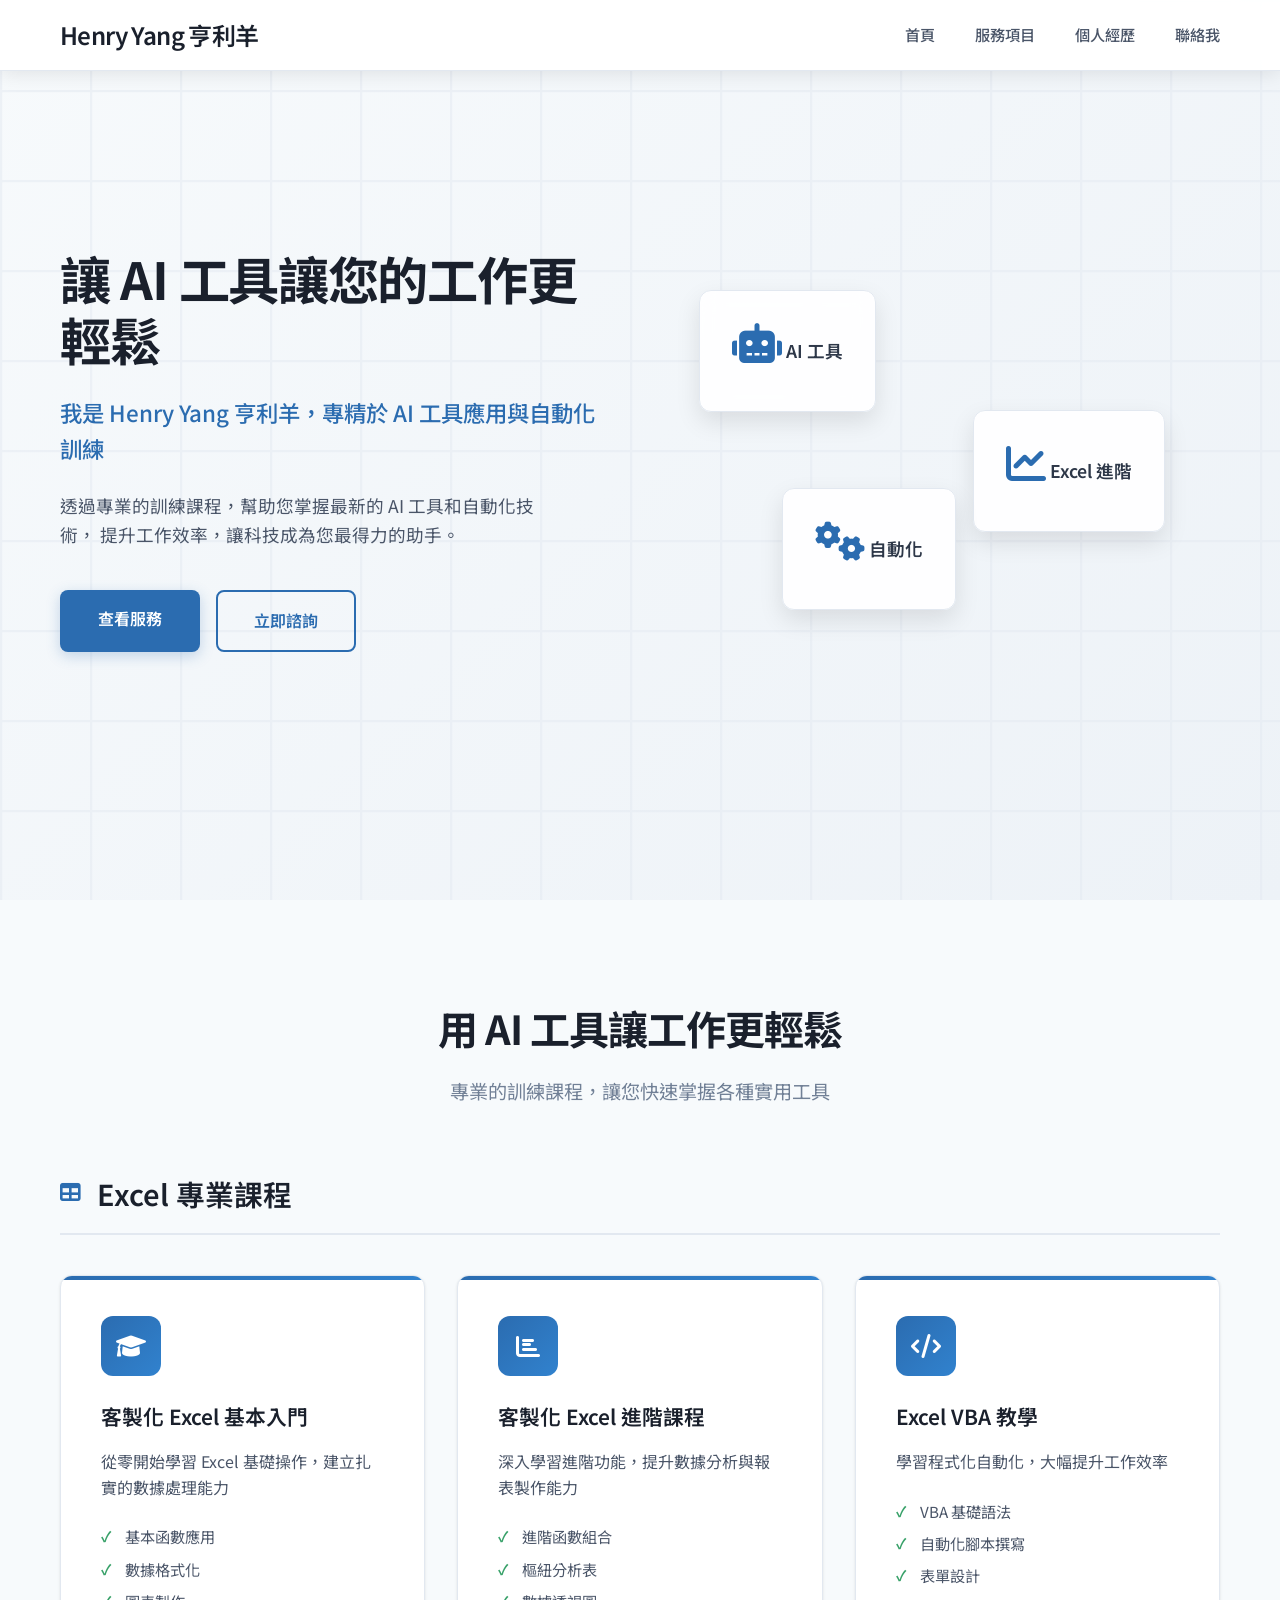
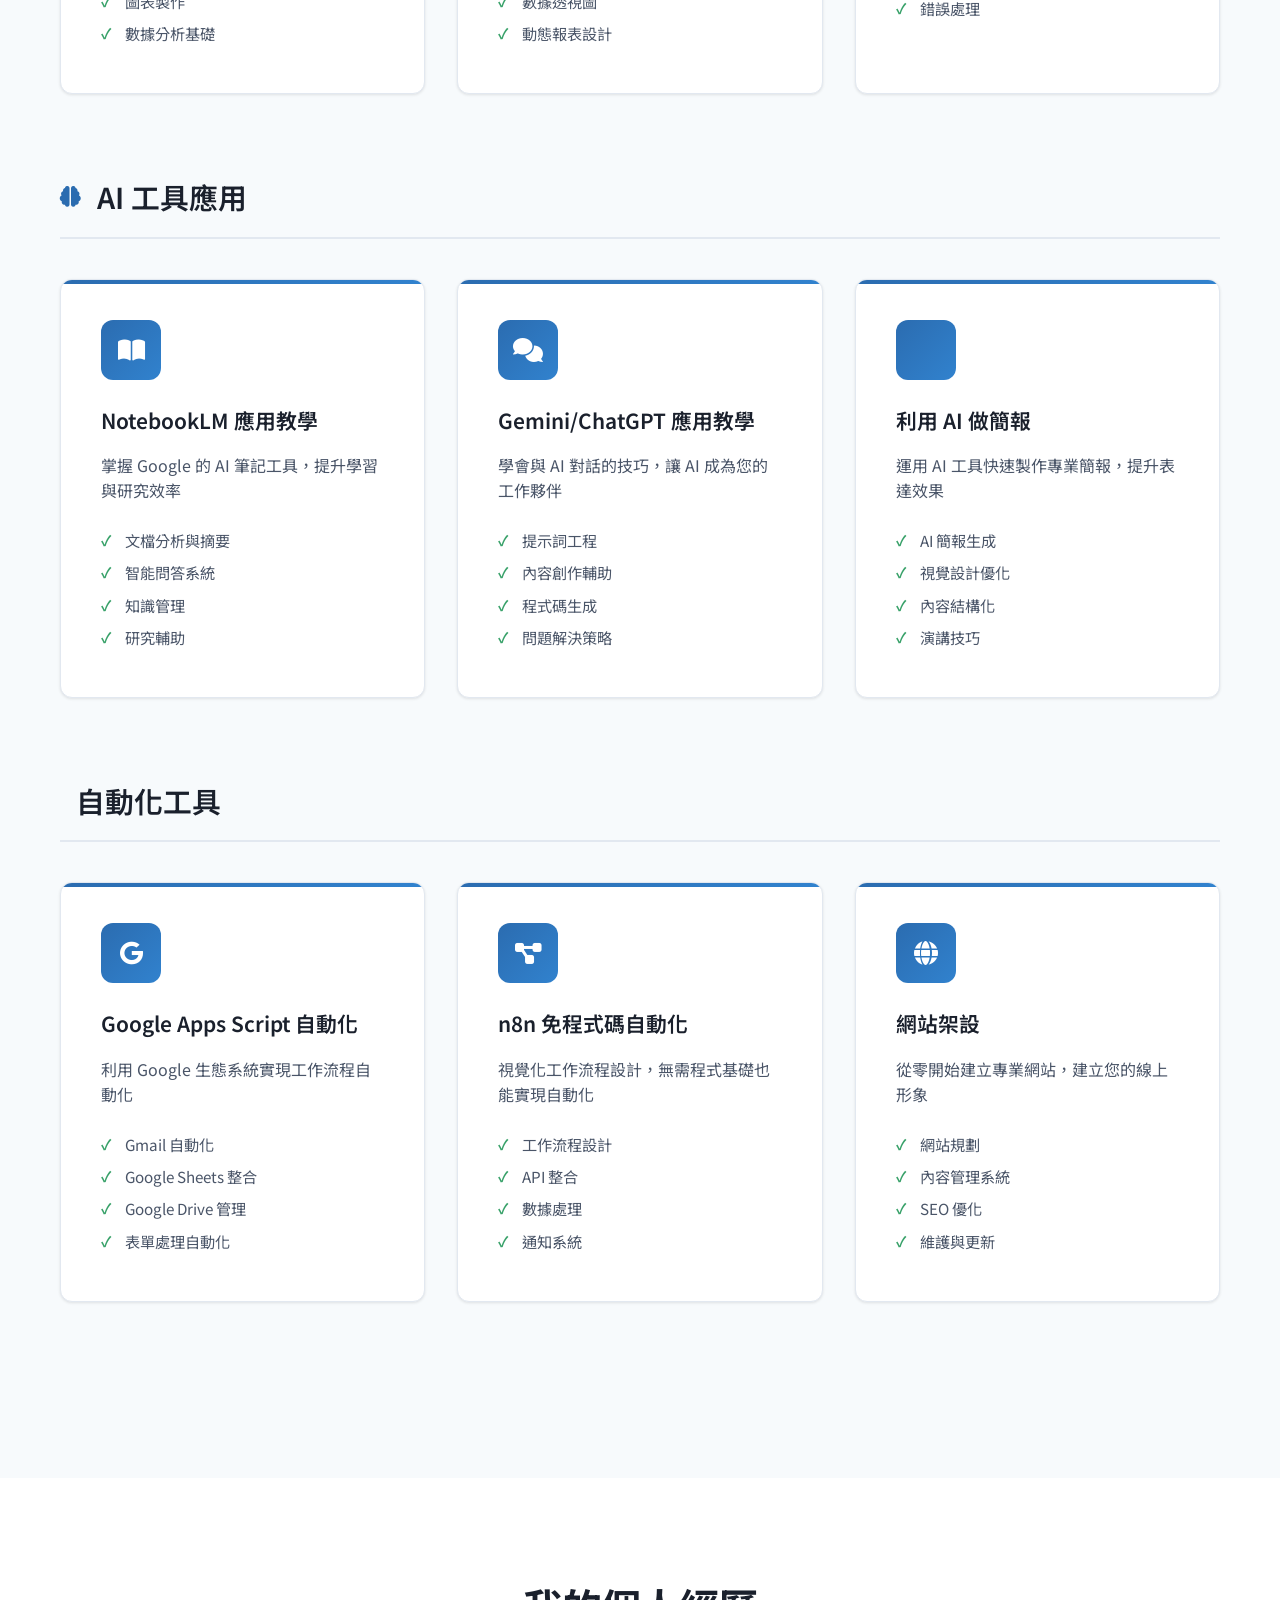
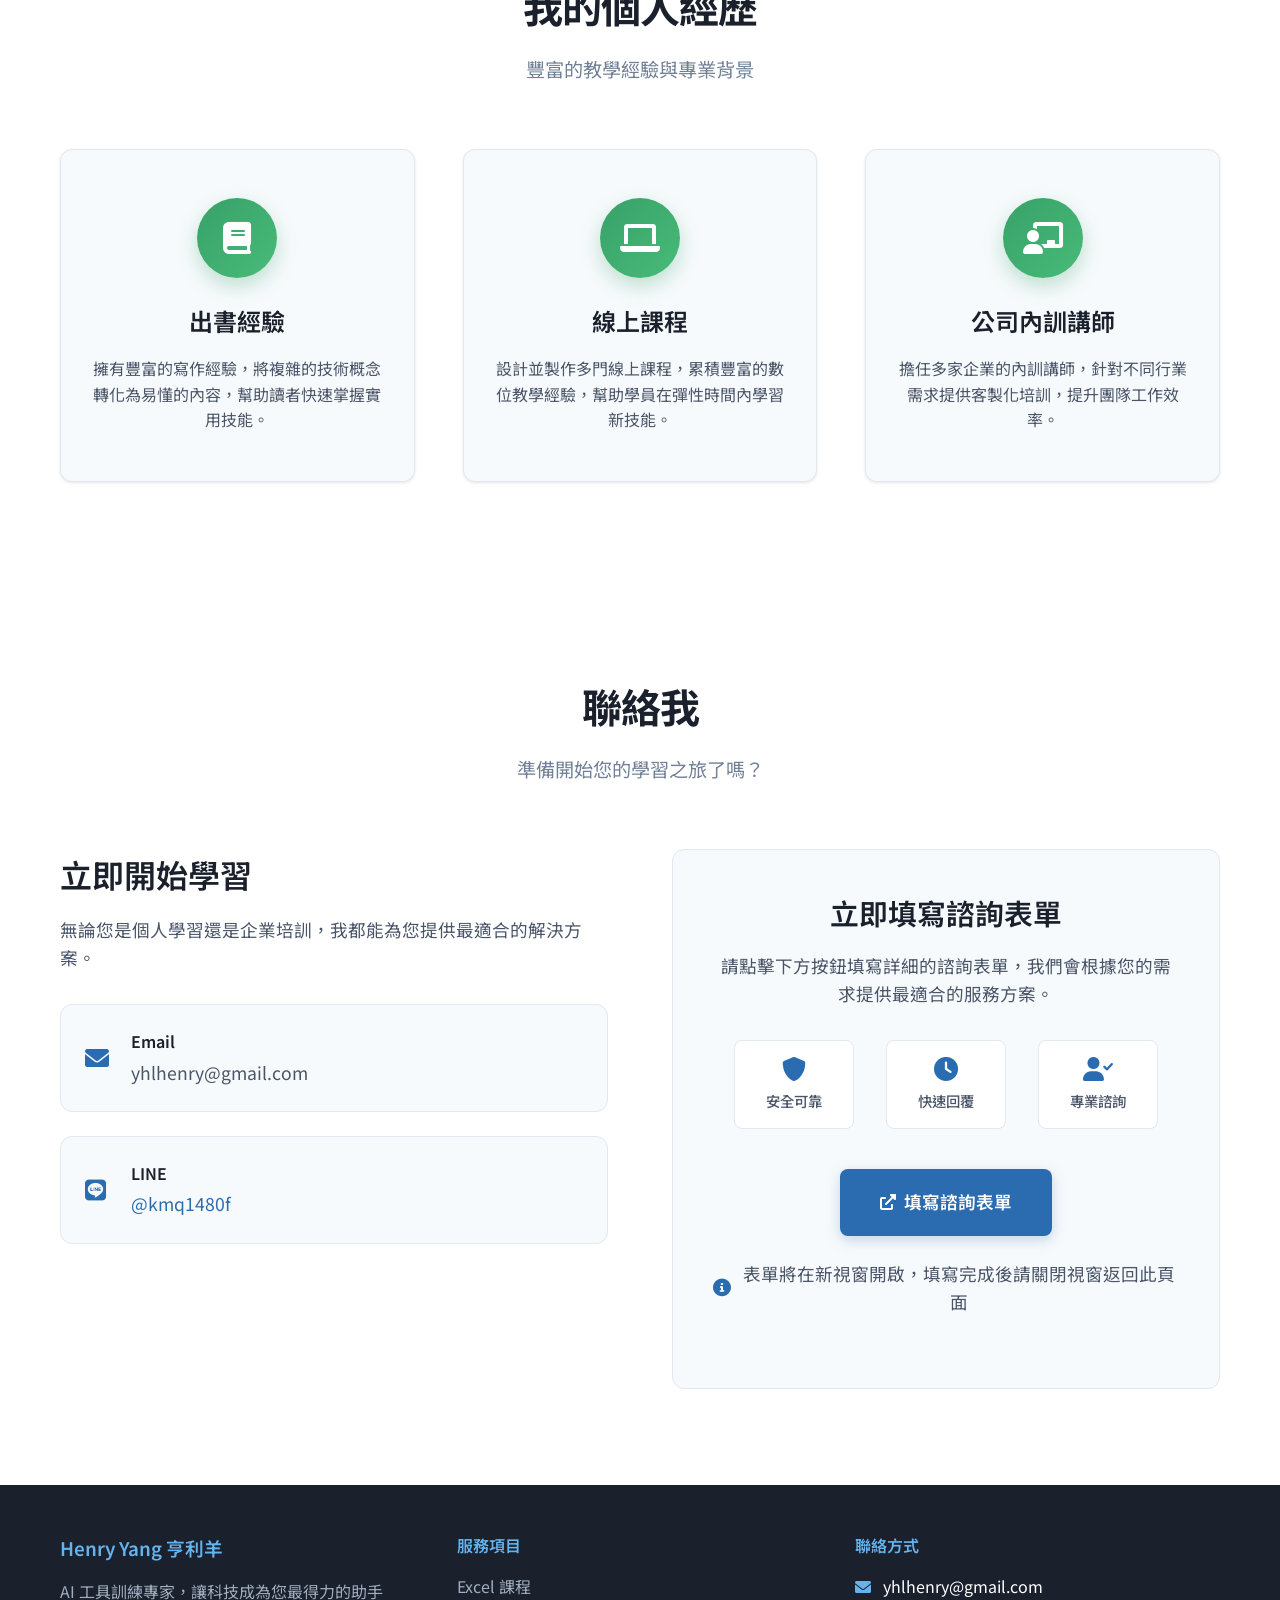
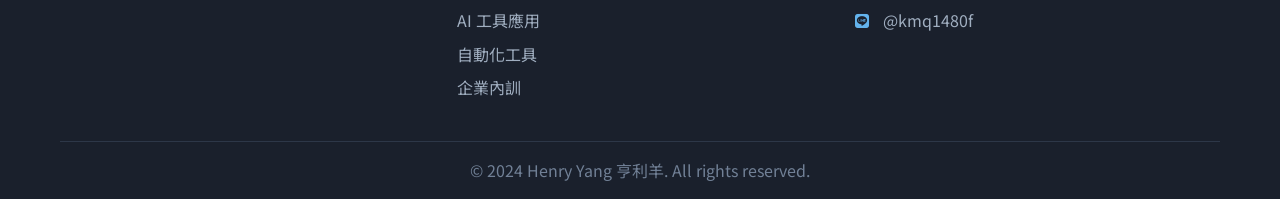
<file: index.html>
<!DOCTYPE html>
<html lang="zh-TW">
<head>
    <meta charset="UTF-8">
    <meta name="viewport" content="width=device-width, initial-scale=1.0">
    <title>Henry Yang 亨利羊 - AI 工具訓練專家</title>
    <link rel="stylesheet" href="styles.css">
    <link href="https://fonts.googleapis.com/css2?family=Noto+Sans+TC:wght@300;400;500;700&display=swap" rel="stylesheet">
    <link rel="stylesheet" href="https://cdnjs.cloudflare.com/ajax/libs/font-awesome/6.0.0/css/all.min.css">
</head>
<body>
    <!-- 導航欄 -->
    <nav class="navbar">
        <div class="nav-container">
            <div class="nav-logo">
                <h2>Henry Yang 亨利羊</h2>
            </div>
            <ul class="nav-menu">
                <li><a href="#home">首頁</a></li>
                <li><a href="#services">服務項目</a></li>
                <li><a href="#experience">個人經歷</a></li>
                <li><a href="#contact">聯絡我</a></li>
            </ul>
            <div class="hamburger">
                <span></span>
                <span></span>
                <span></span>
            </div>
        </div>
    </nav>

    <!-- 首頁區塊 -->
    <section id="home" class="hero">
        <div class="hero-container">
            <div class="hero-content">
                <h1>讓 AI 工具讓您的工作更輕鬆</h1>
                <p class="hero-subtitle">我是 Henry Yang 亨利羊，專精於 AI 工具應用與自動化訓練</p>
                <p class="hero-description">
                    透過專業的訓練課程，幫助您掌握最新的 AI 工具和自動化技術，
                    提升工作效率，讓科技成為您最得力的助手。
                </p>
                <div class="hero-buttons">
                    <a href="#services" class="btn btn-primary">查看服務</a>
                    <a href="#contact" class="btn btn-secondary">立即諮詢</a>
                </div>
            </div>
            <div class="hero-image">
                <div class="floating-cards">
                    <div class="card card-1">
                        <i class="fas fa-robot"></i>
                        <span>AI 工具</span>
                    </div>
                    <div class="card card-2">
                        <i class="fas fa-chart-line"></i>
                        <span>Excel 進階</span>
                    </div>
                    <div class="card card-3">
                        <i class="fas fa-cogs"></i>
                        <span>自動化</span>
                    </div>
                </div>
            </div>
        </div>
    </section>

    <!-- 服務項目區塊 -->
    <section id="services" class="services">
        <div class="container">
            <div class="section-header">
                <h2>用 AI 工具讓工作更輕鬆</h2>
                <p>專業的訓練課程，讓您快速掌握各種實用工具</p>
            </div>
            
            <div class="services-grid">
                <!-- Excel 相關課程 -->
                <div class="service-category">
                    <h3><i class="fas fa-table"></i> Excel 專業課程</h3>
                    <div class="service-items">
                        <div class="service-item">
                            <div class="service-icon">
                                <i class="fas fa-graduation-cap"></i>
                            </div>
                            <h4>客製化 Excel 基本入門</h4>
                            <p>從零開始學習 Excel 基礎操作，建立扎實的數據處理能力</p>
                            <ul>
                                <li>基本函數應用</li>
                                <li>數據格式化</li>
                                <li>圖表製作</li>
                                <li>數據分析基礎</li>
                            </ul>
                        </div>
                        
                        <div class="service-item">
                            <div class="service-icon">
                                <i class="fas fa-chart-bar"></i>
                            </div>
                            <h4>客製化 Excel 進階課程</h4>
                            <p>深入學習進階功能，提升數據分析與報表製作能力</p>
                            <ul>
                                <li>進階函數組合</li>
                                <li>樞紐分析表</li>
                                <li>數據透視圖</li>
                                <li>動態報表設計</li>
                            </ul>
                        </div>
                        
                        <div class="service-item">
                            <div class="service-icon">
                                <i class="fas fa-code"></i>
                            </div>
                            <h4>Excel VBA 教學</h4>
                            <p>學習程式化自動化，大幅提升工作效率</p>
                            <ul>
                                <li>VBA 基礎語法</li>
                                <li>自動化腳本撰寫</li>
                                <li>表單設計</li>
                                <li>錯誤處理</li>
                            </ul>
                        </div>
                    </div>
                </div>

                <!-- AI 工具課程 -->
                <div class="service-category">
                    <h3><i class="fas fa-brain"></i> AI 工具應用</h3>
                    <div class="service-items">
                        <div class="service-item">
                            <div class="service-icon">
                                <i class="fas fa-book-open"></i>
                            </div>
                            <h4>NotebookLM 應用教學</h4>
                            <p>掌握 Google 的 AI 筆記工具，提升學習與研究效率</p>
                            <ul>
                                <li>文檔分析與摘要</li>
                                <li>智能問答系統</li>
                                <li>知識管理</li>
                                <li>研究輔助</li>
                            </ul>
                        </div>
                        
                        <div class="service-item">
                            <div class="service-icon">
                                <i class="fas fa-comments"></i>
                            </div>
                            <h4>Gemini/ChatGPT 應用教學</h4>
                            <p>學會與 AI 對話的技巧，讓 AI 成為您的工作夥伴</p>
                            <ul>
                                <li>提示詞工程</li>
                                <li>內容創作輔助</li>
                                <li>程式碼生成</li>
                                <li>問題解決策略</li>
                            </ul>
                        </div>
                        
                        <div class="service-item">
                            <div class="service-icon">
                                <i class="fas fa-presentation"></i>
                            </div>
                            <h4>利用 AI 做簡報</h4>
                            <p>運用 AI 工具快速製作專業簡報，提升表達效果</p>
                            <ul>
                                <li>AI 簡報生成</li>
                                <li>視覺設計優化</li>
                                <li>內容結構化</li>
                                <li>演講技巧</li>
                            </ul>
                        </div>
                    </div>
                </div>

                <!-- 自動化工具 -->
                <div class="service-category">
                    <h3><i class="fas fa-automation"></i> 自動化工具</h3>
                    <div class="service-items">
                        <div class="service-item">
                            <div class="service-icon">
                                <i class="fab fa-google"></i>
                            </div>
                            <h4>Google Apps Script 自動化</h4>
                            <p>利用 Google 生態系統實現工作流程自動化</p>
                            <ul>
                                <li>Gmail 自動化</li>
                                <li>Google Sheets 整合</li>
                                <li>Google Drive 管理</li>
                                <li>表單處理自動化</li>
                            </ul>
                        </div>
                        
                        <div class="service-item">
                            <div class="service-icon">
                                <i class="fas fa-project-diagram"></i>
                            </div>
                            <h4>n8n 免程式碼自動化</h4>
                            <p>視覺化工作流程設計，無需程式基礎也能實現自動化</p>
                            <ul>
                                <li>工作流程設計</li>
                                <li>API 整合</li>
                                <li>數據處理</li>
                                <li>通知系統</li>
                            </ul>
                        </div>
                        
                        <div class="service-item">
                            <div class="service-icon">
                                <i class="fas fa-globe"></i>
                            </div>
                            <h4>網站架設</h4>
                            <p>從零開始建立專業網站，建立您的線上形象</p>
                            <ul>
                                <li>網站規劃</li>
                                <li>內容管理系統</li>
                                <li>SEO 優化</li>
                                <li>維護與更新</li>
                            </ul>
                        </div>
                    </div>
                </div>
            </div>
        </div>
    </section>

    <!-- 個人經歷區塊 -->
    <section id="experience" class="experience">
        <div class="container">
            <div class="section-header">
                <h2>我的個人經歷</h2>
                <p>豐富的教學經驗與專業背景</p>
            </div>
            
            <div class="experience-grid">
                <div class="experience-item">
                    <div class="experience-icon">
                        <i class="fas fa-book"></i>
                    </div>
                    <h3>出書經驗</h3>
                    <p>擁有豐富的寫作經驗，將複雜的技術概念轉化為易懂的內容，幫助讀者快速掌握實用技能。</p>
                </div>
                
                <div class="experience-item">
                    <div class="experience-icon">
                        <i class="fas fa-laptop"></i>
                    </div>
                    <h3>線上課程</h3>
                    <p>設計並製作多門線上課程，累積豐富的數位教學經驗，幫助學員在彈性時間內學習新技能。</p>
                </div>
                
                <div class="experience-item">
                    <div class="experience-icon">
                        <i class="fas fa-chalkboard-teacher"></i>
                    </div>
                    <h3>公司內訓講師</h3>
                    <p>擔任多家企業的內訓講師，針對不同行業需求提供客製化培訓，提升團隊工作效率。</p>
                </div>
            </div>
        </div>
    </section>

    <!-- 客戶見證區塊 -->
    <section id="testimonials" class="testimonials">
        <div class="container">
            <div class="section-header">
                <h2>客戶見證</h2>
                <p>聽聽學員們的真實回饋</p>
            </div>
            
            <div class="testimonials-grid">
                <div class="testimonial-item">
                    <div class="testimonial-content">
                        <p>"Henry 老師的 Excel 課程非常實用，讓我從完全不會到能夠獨立處理複雜的數據分析。課程內容循序漸進，很容易理解。"</p>
                    </div>
                    <div class="testimonial-author">
                        <div class="author-info">
                            <h4>張小姐</h4>
                            <span>財務專員</span>
                        </div>
                    </div>
                </div>
                
                <div class="testimonial-item">
                    <div class="testimonial-content">
                        <p>"AI 工具課程讓我大開眼界！學會使用 ChatGPT 後，我的工作效率提升了 3 倍。Henry 老師的教學方式很生動，推薦給所有想學習 AI 工具的朋友。"</p>
                    </div>
                    <div class="testimonial-author">
                        <div class="author-info">
                            <h4>李先生</h4>
                            <span>行銷經理</span>
                        </div>
                    </div>
                </div>
                
                <div class="testimonial-item">
                    <div class="testimonial-content">
                        <p>"VBA 課程幫我解決了很多重複性工作，現在我可以自動化處理大量數據，節省了很多時間。老師很有耐心，會根據學員程度調整教學內容。"</p>
                    </div>
                    <div class="testimonial-author">
                        <div class="author-info">
                            <h4>王先生</h4>
                            <span>數據分析師</span>
                        </div>
                    </div>
                </div>
                
                <div class="testimonial-item">
                    <div class="testimonial-content">
                        <p>"Google Apps Script 課程非常實用，讓我學會了如何整合 Google 的各項服務。現在我的工作流程更加順暢，感謝 Henry 老師的專業指導。"</p>
                    </div>
                    <div class="testimonial-author">
                        <div class="author-info">
                            <h4>陳小姐</h4>
                            <span>專案經理</span>
                        </div>
                    </div>
                </div>
            </div>
        </div>
    </section>

    <!-- 聯絡區塊 -->
    <section id="contact" class="contact">
        <div class="container">
            <div class="section-header">
                <h2>聯絡我</h2>
                <p>準備開始您的學習之旅了嗎？</p>
            </div>
            
            <div class="contact-content">
                <div class="contact-info">
                    <h3>立即開始學習</h3>
                    <p>無論您是個人學習還是企業培訓，我都能為您提供最適合的解決方案。</p>
                    
                    <div class="contact-methods">
                        <div class="contact-method">
                            <i class="fas fa-envelope"></i>
                            <div>
                                <h4>Email</h4>
                                <p>yhlhenry@gmail.com</p>
                            </div>
                        </div>
                        
                        <div class="contact-method">
                            <i class="fab fa-line"></i>
                            <div>
                                <h4>LINE</h4>
                                <p><a href="https://line.me/ti/p/%40kmq1480f" target="_blank">@kmq1480f</a></p>
                            </div>
                        </div>
                    </div>
                </div>
                
                <div class="contact-form">
                    <div class="google-form-container">
                        <h3>立即填寫諮詢表單</h3>
                        <p>請點擊下方按鈕填寫詳細的諮詢表單，我們會根據您的需求提供最適合的服務方案。</p>
                        
                        <div class="form-features">
                            <div class="feature-item">
                                <i class="fas fa-shield-alt"></i>
                                <span>安全可靠</span>
                            </div>
                            <div class="feature-item">
                                <i class="fas fa-clock"></i>
                                <span>快速回覆</span>
                            </div>
                            <div class="feature-item">
                                <i class="fas fa-user-check"></i>
                                <span>專業諮詢</span>
                            </div>
                        </div>
                        
                        <a href="https://docs.google.com/forms/d/e/1FAIpQLSdXb2I0I5ZMUeealJPB8Dz2OWtBuWpiZMfGT7iAFidXP474VA/viewform" 
                           target="_blank" 
                           class="btn btn-primary btn-large">
                            <i class="fas fa-external-link-alt"></i>
                            填寫諮詢表單
                        </a>
                        
                        <p class="form-note">
                            <i class="fas fa-info-circle"></i>
                            表單將在新視窗開啟，填寫完成後請關閉視窗返回此頁面
                        </p>
                    </div>
                </div>
            </div>
        </div>
    </section>

    <!-- 頁尾 -->
    <footer class="footer">
        <div class="container">
            <div class="footer-content">
                <div class="footer-section">
                    <h3>Henry Yang 亨利羊</h3>
                    <p>AI 工具訓練專家，讓科技成為您最得力的助手</p>
                </div>
                
                <div class="footer-section">
                    <h4>服務項目</h4>
                    <ul>
                        <li><a href="#services">Excel 課程</a></li>
                        <li><a href="#services">AI 工具應用</a></li>
                        <li><a href="#services">自動化工具</a></li>
                        <li><a href="#services">企業內訓</a></li>
                    </ul>
                </div>
                
                <div class="footer-section">
                    <h4>聯絡方式</h4>
                    <ul>
                        <li><i class="fas fa-envelope"></i> yhlhenry@gmail.com</li>
                        <li><i class="fab fa-line"></i> <a href="https://line.me/ti/p/%40kmq1480f" target="_blank">@kmq1480f</a></li>
                    </ul>
                </div>
            </div>
            
            <div class="footer-bottom">
                <p>&copy; 2024 Henry Yang 亨利羊. All rights reserved.</p>
            </div>
        </div>
    </footer>

    <script src="script.js"></script>
</body>
</html>
</file>
<file: styles.css>
/* 重置和基礎樣式 */
* {
    margin: 0;
    padding: 0;
    box-sizing: border-box;
}

body {
    font-family: 'Noto Sans TC', -apple-system, BlinkMacSystemFont, 'Segoe UI', Roboto, sans-serif;
    line-height: 1.6;
    color: #2d3748;
    overflow-x: hidden;
    background-color: #ffffff;
}

.container {
    max-width: 1200px;
    margin: 0 auto;
    padding: 0 20px;
}

/* 導航欄 - 專業簡潔風格 */
.navbar {
    position: fixed;
    top: 0;
    width: 100%;
    background: rgba(255, 255, 255, 0.98);
    backdrop-filter: blur(20px);
    z-index: 1000;
    padding: 1rem 0;
    box-shadow: 0 1px 3px rgba(0, 0, 0, 0.1);
    border-bottom: 1px solid #e2e8f0;
    transition: all 0.3s ease;
}

.nav-container {
    max-width: 1200px;
    margin: 0 auto;
    padding: 0 20px;
    display: flex;
    justify-content: space-between;
    align-items: center;
}

.nav-logo h2 {
    color: #1a202c;
    font-weight: 600;
    font-size: 1.5rem;
    letter-spacing: -0.025em;
}

.nav-menu {
    display: flex;
    list-style: none;
    gap: 2.5rem;
}

.nav-menu a {
    text-decoration: none;
    color: #4a5568;
    font-weight: 500;
    font-size: 0.95rem;
    transition: all 0.3s ease;
    position: relative;
    padding: 0.5rem 0;
}

.nav-menu a:hover {
    color: #2b6cb0;
}

.nav-menu a::after {
    content: '';
    position: absolute;
    bottom: 0;
    left: 0;
    width: 0;
    height: 2px;
    background: #2b6cb0;
    transition: width 0.3s ease;
}

.nav-menu a:hover::after {
    width: 100%;
}

.hamburger {
    display: none;
    flex-direction: column;
    cursor: pointer;
}

.hamburger span {
    width: 25px;
    height: 2px;
    background: #4a5568;
    margin: 3px 0;
    transition: 0.3s;
}

/* 首頁區塊 - 專業商務風格 */
.hero {
    min-height: 100vh;
    display: flex;
    align-items: center;
    background: linear-gradient(135deg, #f7fafc 0%, #edf2f7 100%);
    color: #1a202c;
    position: relative;
    overflow: hidden;
}

.hero::before {
    content: '';
    position: absolute;
    top: 0;
    left: 0;
    right: 0;
    bottom: 0;
    background: url('data:image/svg+xml,<svg xmlns="http://www.w3.org/2000/svg" viewBox="0 0 100 100"><defs><pattern id="grid" width="10" height="10" patternUnits="userSpaceOnUse"><path d="M 10 0 L 0 0 0 10" fill="none" stroke="%23e2e8f0" stroke-width="0.5"/></pattern></defs><rect width="100" height="100" fill="url(%23grid)"/></svg>');
    opacity: 0.5;
}

.hero-container {
    max-width: 1200px;
    margin: 0 auto;
    padding: 0 20px;
    display: grid;
    grid-template-columns: 1fr 1fr;
    gap: 4rem;
    align-items: center;
    position: relative;
    z-index: 1;
}

.hero-content h1 {
    font-size: 3.2rem;
    font-weight: 700;
    margin-bottom: 1.5rem;
    line-height: 1.2;
    color: #1a202c;
    letter-spacing: -0.025em;
}

.hero-subtitle {
    font-size: 1.4rem;
    font-weight: 500;
    margin-bottom: 1.5rem;
    color: #2b6cb0;
}

.hero-description {
    font-size: 1.1rem;
    margin-bottom: 2.5rem;
    color: #4a5568;
    line-height: 1.7;
    max-width: 500px;
}

.hero-buttons {
    display: flex;
    gap: 1rem;
    flex-wrap: wrap;
}

.btn {
    padding: 1rem 2rem;
    border: none;
    border-radius: 8px;
    font-size: 1rem;
    font-weight: 600;
    text-decoration: none;
    display: inline-block;
    transition: all 0.3s ease;
    cursor: pointer;
    text-align: center;
    min-width: 140px;
}

.btn-primary {
    background: #2b6cb0;
    color: white;
    box-shadow: 0 4px 14px rgba(43, 108, 176, 0.25);
}

.btn-primary:hover {
    background: #2c5282;
    transform: translateY(-2px);
    box-shadow: 0 8px 25px rgba(43, 108, 176, 0.35);
}

.btn-secondary {
    background: transparent;
    color: #2b6cb0;
    border: 2px solid #2b6cb0;
}

.btn-secondary:hover {
    background: #2b6cb0;
    color: white;
    transform: translateY(-2px);
}

/* 浮動卡片 - 簡潔專業風格 */
.hero-image {
    position: relative;
    height: 400px;
}

.floating-cards {
    position: relative;
    width: 100%;
    height: 100%;
}

.card {
    position: absolute;
    background: rgba(255, 255, 255, 0.9);
    backdrop-filter: blur(10px);
    border: 1px solid #e2e8f0;
    border-radius: 12px;
    padding: 2rem;
    text-align: center;
    animation: float 8s ease-in-out infinite;
    box-shadow: 0 10px 25px rgba(0, 0, 0, 0.1);
}

.card i {
    font-size: 2.5rem;
    margin-bottom: 1rem;
    color: #2b6cb0;
}

.card span {
    font-size: 1.1rem;
    font-weight: 600;
    color: #2d3748;
}

.card-1 {
    top: 10%;
    left: 5%;
    animation-delay: 0s;
}

.card-2 {
    top: 40%;
    right: 10%;
    animation-delay: 2.5s;
}

.card-3 {
    bottom: 10%;
    left: 20%;
    animation-delay: 5s;
}

@keyframes float {
    0%, 100% { transform: translateY(0px); }
    50% { transform: translateY(-15px); }
}

/* 區塊標題 */
.section-header {
    text-align: center;
    margin-bottom: 4rem;
}

.section-header h2 {
    font-size: 2.5rem;
    font-weight: 700;
    color: #1a202c;
    margin-bottom: 1rem;
    letter-spacing: -0.025em;
}

.section-header p {
    font-size: 1.2rem;
    color: #718096;
    max-width: 600px;
    margin: 0 auto;
}

/* 服務項目區塊 - 專業卡片設計 */
.services {
    padding: 6rem 0;
    background: #f7fafc;
}

.service-category {
    margin-bottom: 5rem;
}

.service-category h3 {
    font-size: 1.8rem;
    font-weight: 600;
    color: #1a202c;
    margin-bottom: 2.5rem;
    display: flex;
    align-items: center;
    gap: 1rem;
    padding-bottom: 1rem;
    border-bottom: 2px solid #e2e8f0;
}

.service-category h3 i {
    color: #2b6cb0;
    font-size: 1.3rem;
}

.service-items {
    display: grid;
    grid-template-columns: repeat(auto-fit, minmax(350px, 1fr));
    gap: 2rem;
}

.service-item {
    background: white;
    padding: 2.5rem;
    border-radius: 12px;
    box-shadow: 0 4px 6px rgba(0, 0, 0, 0.05);
    transition: all 0.3s ease;
    border: 1px solid #e2e8f0;
    position: relative;
    overflow: hidden;
}

.service-item::before {
    content: '';
    position: absolute;
    top: 0;
    left: 0;
    right: 0;
    height: 4px;
    background: linear-gradient(90deg, #2b6cb0, #3182ce);
}

.service-item:hover {
    transform: translateY(-8px);
    box-shadow: 0 20px 40px rgba(0, 0, 0, 0.1);
}

.service-icon {
    width: 60px;
    height: 60px;
    background: linear-gradient(135deg, #2b6cb0, #3182ce);
    border-radius: 12px;
    display: flex;
    align-items: center;
    justify-content: center;
    margin-bottom: 1.5rem;
}

.service-icon i {
    font-size: 1.5rem;
    color: white;
}

.service-item h4 {
    font-size: 1.3rem;
    font-weight: 600;
    color: #1a202c;
    margin-bottom: 1rem;
}

.service-item p {
    color: #4a5568;
    margin-bottom: 1.5rem;
    line-height: 1.6;
}

.service-item ul {
    list-style: none;
}

.service-item li {
    color: #4a5568;
    margin-bottom: 0.5rem;
    position: relative;
    padding-left: 1.5rem;
    font-size: 0.95rem;
}

.service-item li::before {
    content: '✓';
    position: absolute;
    left: 0;
    color: #38a169;
    font-weight: bold;
    font-size: 0.9rem;
}

/* 個人經歷區塊 */
.experience {
    padding: 6rem 0;
    background: white;
}

.experience-grid {
    display: grid;
    grid-template-columns: repeat(auto-fit, minmax(300px, 1fr));
    gap: 3rem;
}

.experience-item {
    text-align: center;
    padding: 3rem 2rem;
    border-radius: 12px;
    background: #f7fafc;
    transition: all 0.3s ease;
    border: 1px solid #e2e8f0;
}

.experience-item:hover {
    background: #edf2f7;
    transform: translateY(-5px);
    box-shadow: 0 10px 25px rgba(0, 0, 0, 0.1);
}

.experience-icon {
    width: 80px;
    height: 80px;
    background: linear-gradient(135deg, #38a169, #48bb78);
    border-radius: 50%;
    display: flex;
    align-items: center;
    justify-content: center;
    margin: 0 auto 1.5rem;
    box-shadow: 0 8px 20px rgba(56, 161, 105, 0.3);
}

.experience-icon i {
    font-size: 2rem;
    color: white;
}

.experience-item h3 {
    font-size: 1.5rem;
    font-weight: 600;
    color: #1a202c;
    margin-bottom: 1rem;
}

.experience-item p {
    color: #4a5568;
    line-height: 1.6;
}

/* 客戶見證區塊 */
.testimonials {
    padding: 6rem 0;
    background: #f7fafc;
    display: none; /* 隱藏客戶見證區塊 */
}

.testimonials-grid {
    display: grid;
    grid-template-columns: repeat(auto-fit, minmax(300px, 1fr));
    gap: 2rem;
}

.testimonial-item {
    background: white;
    padding: 2.5rem;
    border-radius: 12px;
    box-shadow: 0 4px 6px rgba(0, 0, 0, 0.05);
    transition: all 0.3s ease;
    border: 1px solid #e2e8f0;
    position: relative;
}

.testimonial-item::before {
    content: '"';
    position: absolute;
    top: 1rem;
    left: 1.5rem;
    font-size: 3rem;
    color: #2b6cb0;
    font-family: serif;
    opacity: 0.3;
}

.testimonial-item:hover {
    transform: translateY(-5px);
    box-shadow: 0 15px 30px rgba(0, 0, 0, 0.1);
}

.testimonial-content {
    margin-bottom: 1.5rem;
    padding-top: 1rem;
}

.testimonial-content p {
    color: #4a5568;
    font-style: italic;
    line-height: 1.6;
    font-size: 1rem;
}

.testimonial-author {
    display: flex;
    align-items: center;
    gap: 1rem;
    padding-top: 1rem;
    border-top: 1px solid #e2e8f0;
}

.author-info h4 {
    color: #1a202c;
    font-weight: 600;
    margin-bottom: 0.25rem;
}

.author-info span {
    color: #718096;
    font-size: 0.9rem;
}

/* 聯絡區塊 */
.contact {
    padding: 6rem 0;
    background: white;
}

.contact-content {
    display: grid;
    grid-template-columns: 1fr 1fr;
    gap: 4rem;
    align-items: start;
}

.contact-info h3 {
    font-size: 2rem;
    font-weight: 600;
    color: #1a202c;
    margin-bottom: 1rem;
}

.contact-info p {
    color: #4a5568;
    margin-bottom: 2rem;
    line-height: 1.6;
    font-size: 1.1rem;
}

.contact-methods {
    display: flex;
    flex-direction: column;
    gap: 1.5rem;
}

.contact-method {
    display: flex;
    align-items: center;
    gap: 1rem;
    padding: 1.5rem;
    background: #f7fafc;
    border-radius: 12px;
    transition: all 0.3s ease;
    border: 1px solid #e2e8f0;
}

.contact-method:hover {
    background: #edf2f7;
    transform: translateX(5px);
}

.contact-method i {
    font-size: 1.5rem;
    color: #2b6cb0;
    width: 30px;
}

.contact-method h4 {
    color: #1a202c;
    font-weight: 600;
    margin-bottom: 0.25rem;
}

.contact-method p {
    color: #4a5568;
    margin: 0;
}

.contact-method a {
    color: #2b6cb0;
    text-decoration: none;
    transition: color 0.3s ease;
}

.contact-method a:hover {
    color: #2c5282;
    text-decoration: underline;
}

/* 表單樣式 */
.contact-form {
    background: #f7fafc;
    padding: 2.5rem;
    border-radius: 12px;
    border: 1px solid #e2e8f0;
}

/* Google Form 容器樣式 */
.google-form-container {
    text-align: center;
}

.google-form-container h3 {
    font-size: 1.8rem;
    font-weight: 600;
    color: #1a202c;
    margin-bottom: 1rem;
}

.google-form-container > p {
    color: #4a5568;
    margin-bottom: 2rem;
    line-height: 1.6;
    font-size: 1.1rem;
}

/* 表單特色展示 */
.form-features {
    display: flex;
    justify-content: center;
    gap: 2rem;
    margin-bottom: 2.5rem;
    flex-wrap: wrap;
}

.feature-item {
    display: flex;
    flex-direction: column;
    align-items: center;
    gap: 0.5rem;
    padding: 1rem;
    background: white;
    border-radius: 8px;
    border: 1px solid #e2e8f0;
    min-width: 120px;
    transition: all 0.3s ease;
}

.feature-item:hover {
    transform: translateY(-2px);
    box-shadow: 0 4px 12px rgba(0, 0, 0, 0.1);
}

.feature-item i {
    font-size: 1.5rem;
    color: #2b6cb0;
}

.feature-item span {
    font-size: 0.9rem;
    font-weight: 500;
    color: #4a5568;
}

/* 大按鈕樣式 */
.btn-large {
    padding: 1.2rem 2.5rem;
    font-size: 1.1rem;
    font-weight: 600;
    display: inline-flex;
    align-items: center;
    gap: 0.5rem;
    margin-bottom: 1.5rem;
    min-width: 200px;
    justify-content: center;
}

.btn-large i {
    font-size: 1rem;
}

/* 表單說明文字 */
.form-note {
    color: #718096;
    font-size: 0.9rem;
    display: flex;
    align-items: center;
    justify-content: center;
    gap: 0.5rem;
    margin: 0;
}

.form-note i {
    color: #2b6cb0;
}

/* 響應式設計 */
@media (max-width: 768px) {
    .form-features {
        gap: 1rem;
    }
    
    .feature-item {
        min-width: 100px;
        padding: 0.8rem;
    }
    
    .btn-large {
        padding: 1rem 2rem;
        font-size: 1rem;
        min-width: 180px;
    }
}

@media (max-width: 480px) {
    .form-features {
        flex-direction: column;
        align-items: center;
    }
    
    .feature-item {
        width: 100%;
        max-width: 200px;
    }
}

/* 頁尾 */
.footer {
    background: #1a202c;
    color: white;
    padding: 3rem 0 1rem;
}

.footer-content {
    display: grid;
    grid-template-columns: repeat(auto-fit, minmax(250px, 1fr));
    gap: 2rem;
    margin-bottom: 2rem;
}

.footer-section h3,
.footer-section h4 {
    margin-bottom: 1rem;
    color: #63b3ed;
    font-weight: 600;
}

.footer-section p {
    color: #a0aec0;
    line-height: 1.6;
}

.footer-section ul {
    list-style: none;
}

.footer-section li {
    margin-bottom: 0.5rem;
}

.footer-section a {
    color: #a0aec0;
    text-decoration: none;
    transition: color 0.3s ease;
}

.footer-section a:hover {
    color: #63b3ed;
}

.footer-section li i {
    margin-right: 0.5rem;
    color: #63b3ed;
    width: 16px;
}

.footer-bottom {
    border-top: 1px solid #2d3748;
    padding-top: 1rem;
    text-align: center;
    color: #718096;
}

/* 響應式設計 */
@media (max-width: 768px) {
    .hamburger {
        display: flex;
    }
    
    .nav-menu {
        position: fixed;
        left: -100%;
        top: 70px;
        flex-direction: column;
        background-color: white;
        width: 100%;
        text-align: center;
        transition: 0.3s;
        box-shadow: 0 10px 27px rgba(0, 0, 0, 0.05);
        padding: 2rem 0;
        border-top: 1px solid #e2e8f0;
    }
    
    .nav-menu.active {
        left: 0;
    }
    
    .hero-container {
        grid-template-columns: 1fr;
        text-align: center;
        gap: 2rem;
    }
    
    .hero-content h1 {
        font-size: 2.5rem;
    }
    
    .hero-buttons {
        justify-content: center;
        flex-wrap: wrap;
    }
    
    /* 手機版卡片重新排列，避免重疊 */
    .floating-cards {
        display: flex;
        flex-direction: column;
        align-items: center;
        gap: 1rem;
        height: auto;
    }
    
    .card {
        position: relative;
        top: auto;
        left: auto;
        right: auto;
        bottom: auto;
        margin: 0;
        width: 200px;
    }
    
    .service-items {
        grid-template-columns: 1fr;
    }
    
    .experience-grid {
        grid-template-columns: 1fr;
    }
    
    .testimonials-grid {
        grid-template-columns: 1fr;
    }
    
    .contact-content {
        grid-template-columns: 1fr;
        gap: 2rem;
    }
    
    .footer-content {
        grid-template-columns: 1fr;
        text-align: center;
    }
}

@media (max-width: 480px) {
    .hero-content h1 {
        font-size: 2rem;
    }
    
    .section-header h2 {
        font-size: 2rem;
    }
    
    .service-item,
    .testimonial-item {
        padding: 2rem;
    }
    
    .btn {
        padding: 0.8rem 1.5rem;
        font-size: 0.9rem;
        min-width: 120px;
    }
    
    .contact-form {
        padding: 2rem;
    }
}

/* 滾動動畫 */
@keyframes fadeInUp {
    from {
        opacity: 0;
        transform: translateY(30px);
    }
    to {
        opacity: 1;
        transform: translateY(0);
    }
}

.fade-in-up {
    animation: fadeInUp 0.6s ease-out;
}

/* 平滑滾動 */
html {
    scroll-behavior: smooth;
}

/* 載入動畫 */
.loading {
    opacity: 0;
    transform: translateY(20px);
    transition: all 0.6s ease;
}

.loading.loaded {
    opacity: 1;
    transform: translateY(0);
}

/* 專業的 hover 效果 */
.service-item:hover .service-icon {
    transform: scale(1.1);
}

.experience-item:hover .experience-icon {
    transform: scale(1.1);
}

/* 連結樣式 */
a {
    color: #2b6cb0;
    text-decoration: none;
    transition: color 0.3s ease;
}

a:hover {
    color: #2c5282;
}

/* 專業的陰影效果 */
.service-item,
.testimonial-item,
.experience-item {
    box-shadow: 0 1px 3px rgba(0, 0, 0, 0.1);
}

.service-item:hover,
.testimonial-item:hover,
.experience-item:hover {
    box-shadow: 0 10px 25px rgba(0, 0, 0, 0.15);
}
</file>
